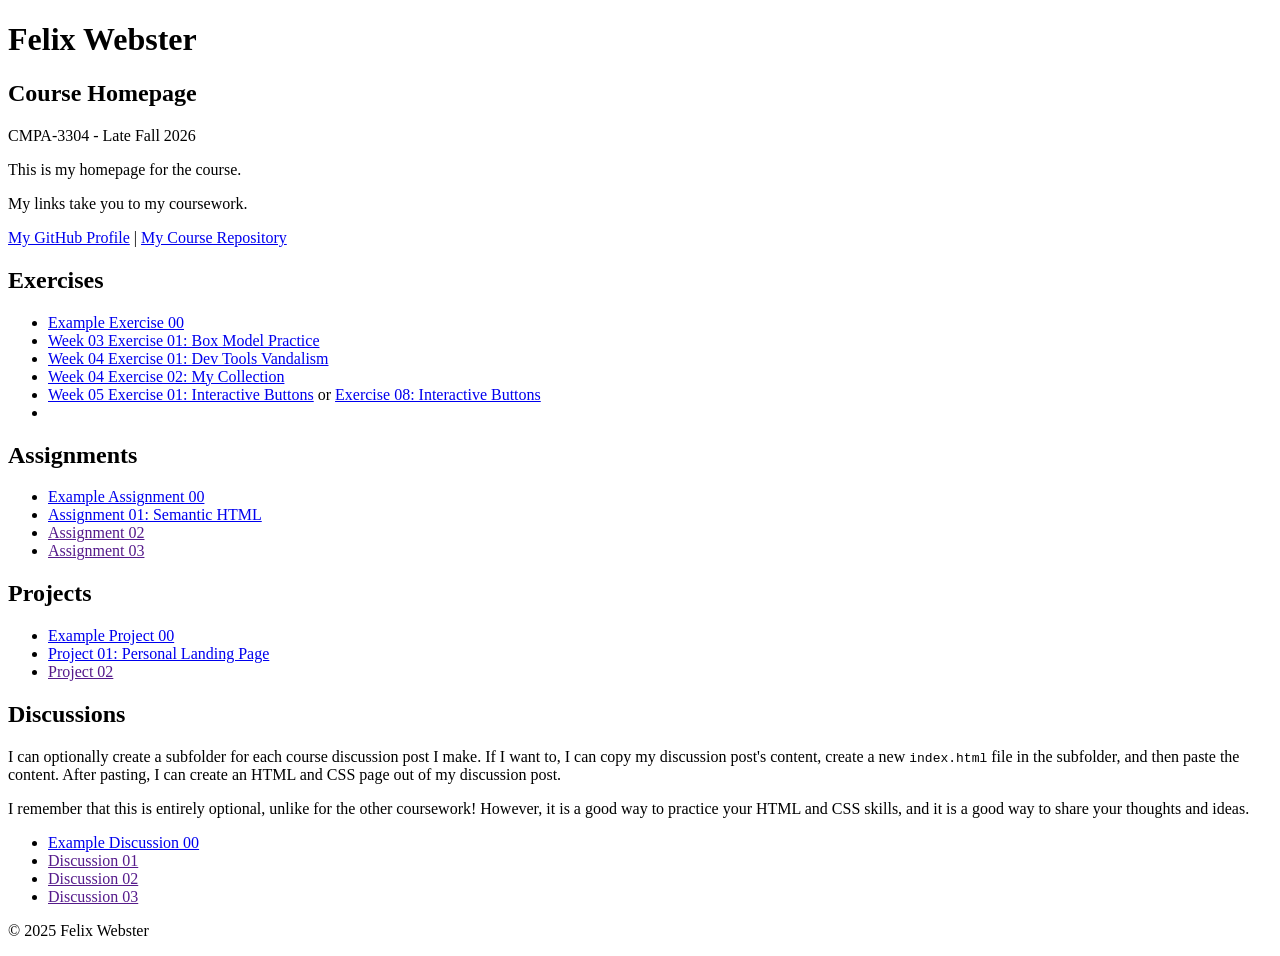
<file: index.html>
<!DOCTYPE html>

<!--

INSTRUCTIONS: HOW TO CHANGE THIS PAGE:

1. Change "Student Name" in the title above to your real name.

2. Change "Your Name" in the big heading below to your real name.

3. Change "your-username" to your real GitHub username in both links.

4. Change "your-repo-name" to the name of this repository.

5. Change "Course Name" to the name of your class.

6. Change "Semester Year" to match when you are taking this class.

7. Add links to your work:
    - Find the words that say "Exercise 01", "Assignment 01", etc.
    - Between the quote marks in href="", put the relative link to your work in the subfolder. You can simply link to the subfolder name. Take a look at the example folders and links to see how to do this.
    - For work not yet started/completed, you can leave the href="" blank until you are ready.
    - Change the words "Exercise 01" to match the name of the exercise. Do the same for assignments and projects. If you add your discussion posts, do the same for them.
    - Do this for each piece of work you finish.

8. You can add more links by copying a whole line like this:
    <li><a href="">New Work Name</a></li>
    Then paste it below the last one in that section.

9. Save your changes and push to GitHub when you are done. Remember you can use GitHub Desktop to help you with this.

Remember: During the course, if you want, you can style your homepage to introduce your own style and aesthetics. To start, keep this page simple and plain. This is just a template to get you started. Embrace the handcrafted approach to web design and development: change things to make them your own.

Remember: You must have a GitHub account, a new GitHub repository for this course, and this file (index.html) in that repository. 

Remember: You must create subfolders for each piece of coursework as the semester progresses.

-->

<html lang="en">
    <head>
        <meta charset="UTF-8" />
        <title>Course Homepage template</title>
        <meta charset="UTF-8" />
        <meta name="viewport" content="width=device-width, initial-scale=1.0" />
        <title>Felix Webster - Course Homepage</title>
    </head>

    <body>
        <header>
            <h1>Felix Webster</h1>
            <h2>Course Homepage</h2>
            <p>CMPA-3304 - Late Fall 2026</p>
            <p>This is my homepage for the course.</p>
            <p>My links take you to my coursework.</p>
            <nav>
                <a href="https://github.com/Felix5506">My GitHub Profile</a>
                |
                <a href="https://github.com/Felix5506/Course-Repository">
                    My Course Repository
                </a>
            </nav>
        </header>

        <main>
            <section>
                <h2>Exercises</h2>
                <ul>
                    <li>
                        <a href="example-exercise-00/">Example Exercise 00</a>
                    </li>
                    <li><a href="week-03-exercise-01/">Week 03 Exercise 01: Box Model Practice</a></li>
                    <li><a href="week-04-exercise-01/">Week 04 Exercise 01: Dev Tools Vandalism</a></li>
                    <li><a href="week-04-exercise-02/">Week 04 Exercise 02: My Collection</a>
                    <li><a href="week-05-exercise-01/">Week 05 Exercise 01: Interactive Buttons</a> or <a href="exercise-08/">Exercise 08: Interactive Buttons</a><li>
                </ul>
            </section>

            <section>
                <h2>Assignments</h2>
                <ul>
                    <li>
                        <a href="example-assignment-00/">
                            Example Assignment 00
                        </a>
                    </li>
                    <li><a href="assignment-01/">Assignment 01: Semantic HTML</a></li>
                    <li><a href="">Assignment 02</a></li>
                    <li><a href="">Assignment 03</a></li>
                </ul>
            </section>

            <section>
                <h2>Projects</h2>
                <ul>
                    <li>
                        <a href="example-project-00/">Example Project 00</a>
                    </li>
                    <li><a href="project-01/">Project 01: Personal Landing Page</a></li>
                    <li><a href="">Project 02</a></li>
                </ul>
            </section>

            <section>
                <h2>Discussions</h2>
                <p>
                    I can optionally create a subfolder for each course
                    discussion post I make. If I want to, I can copy my
                    discussion post's content, create a new
                    <code>index.html</code>
                    file in the subfolder, and then paste the content. After
                    pasting, I can create an HTML and CSS page out of my
                    discussion post.
                </p>
                <p>
                    I remember that this is entirely optional, unlike for the
                    other coursework! However, it is a good way to practice your
                    HTML and CSS skills, and it is a good way to share your
                    thoughts and ideas.
                </p>
                <ul>
                    <li>
                        <a href="example-discussion-00/">
                            Example Discussion 00
                        </a>
                    </li>
                    <li><a href="">Discussion 01</a></li>
                    <li><a href="">Discussion 02</a></li>
                    <li><a href="">Discussion 03</a></li>
                </ul>
            </section>
        </main>

        <footer>
            <p>&copy; 2025 Felix Webster</p>
        </footer>
    </body>
</html>
</file>
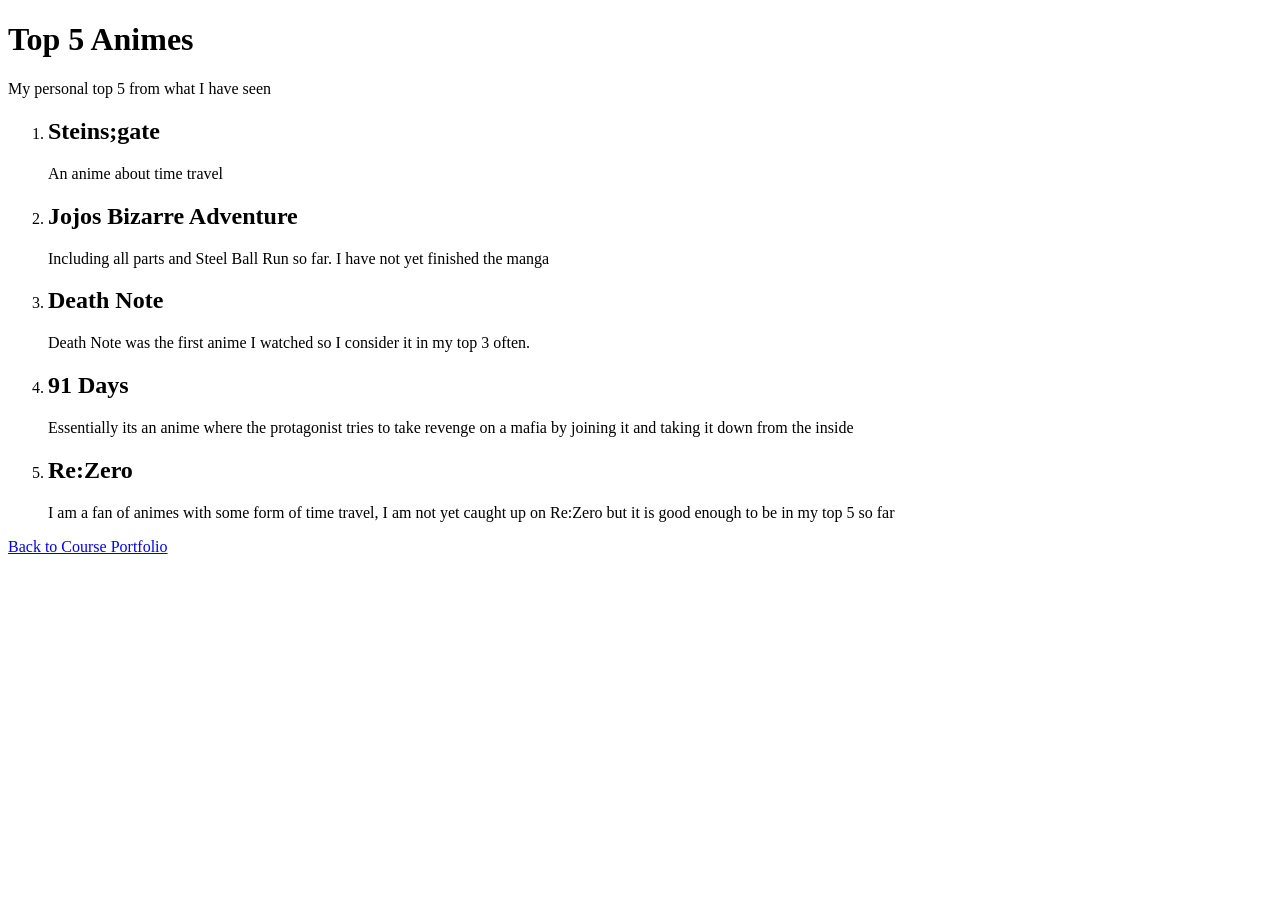
<file: assignment-01/index.html>
<!DOCTYPE html>
<html lang="en">
<head>
    <meta charset="UTF-8">
    <meta name="viewport" content="width=device-width, initial-scale=1.0">
    <title>Assignment 01: Structuring a Page with Semantic HTML</title>
</head>
<body>

    <header>
        <h1>Top 5 Animes</h1>
        <p>My personal top 5 from what I have seen</p>
    </header>

    <main>
        <ol>
            <li>
                <h2>Steins;gate</h2>
                <p>An anime about time travel</p>
            </li>
            <li>
                <h2>Jojos Bizarre Adventure</h2>
                <p>Including all parts and Steel Ball Run so far. I have not yet finished the manga</p>
            </li>
            <li>
                <h2>Death Note</h2>
                <p>Death Note was the first anime I watched so I consider it in my top 3 often.</p>
            </li>
            <li>
                <h2>91 Days</h2>
                <p>Essentially its an anime where the protagonist tries to take revenge on a mafia by joining it and taking it down from the inside</p>
            </li>
            <li>
                <h2>Re:Zero</h2>
                <p>I am a fan of animes with some form of time travel, I am not yet caught up on Re:Zero but it is good enough to be in my top 5 so far  </p>
            </li>
        </ol>
    </main>

    <footer>
        <p><a href="../index.html">Back to Course Portfolio</a></p>
    </footer>

</body>
</html>
</file>
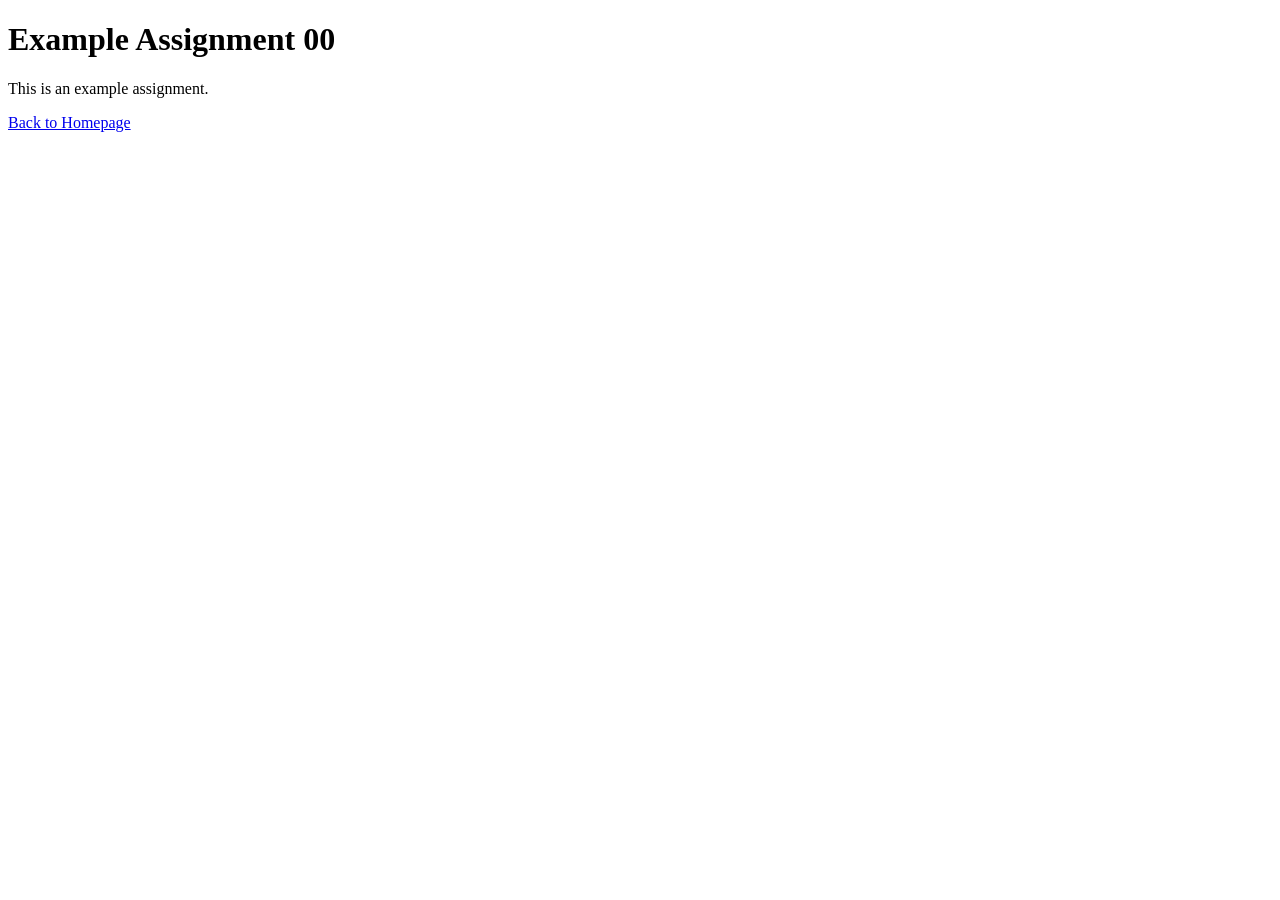
<file: example-assignment-00/index.html>
<!DOCTYPE html>
<html lang="en">
    <head>
        <meta charset="UTF-8" />
        <meta name="viewport" content="width=device-width, initial-scale=1.0" />
        <title>Example Assignment 00</title>
    </head>
    <body>
        <h1>Example Assignment 00</h1>
        <p>This is an example assignment.</p>
        <a href="../index.html">Back to Homepage</a>
    </body>
</html>
</file>
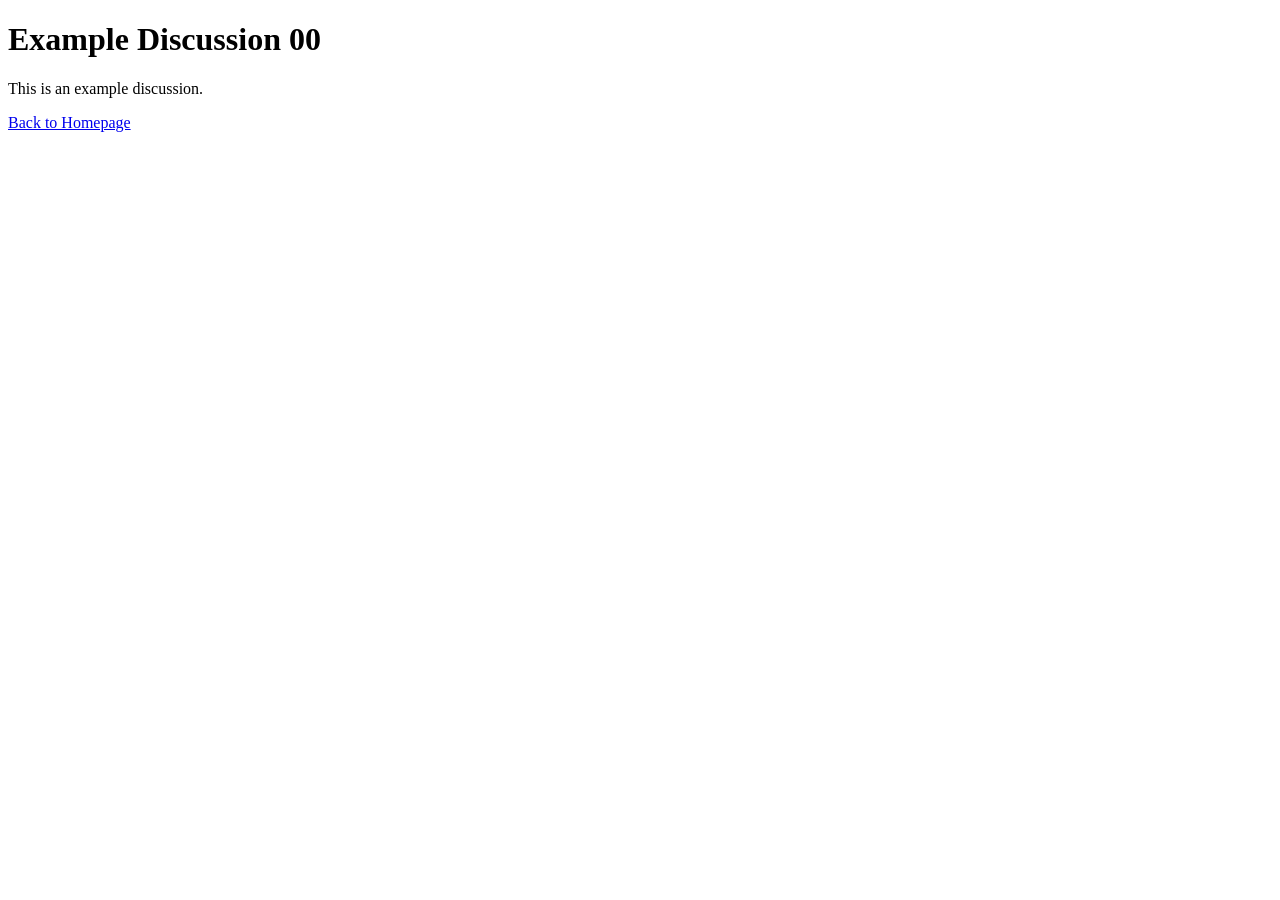
<file: example-discussion-00/index.html>
<!DOCTYPE html>
<html lang="en">
    <head>
        <meta charset="UTF-8" />
        <meta name="viewport" content="width=device-width, initial-scale=1.0" />
        <title>Example Discussion 00</title>
    </head>
    <body>
        <h1>Example Discussion 00</h1>
        <p>This is an example discussion.</p>
        <a href="../index.html">Back to Homepage</a>
    </body>
</html>
</file>
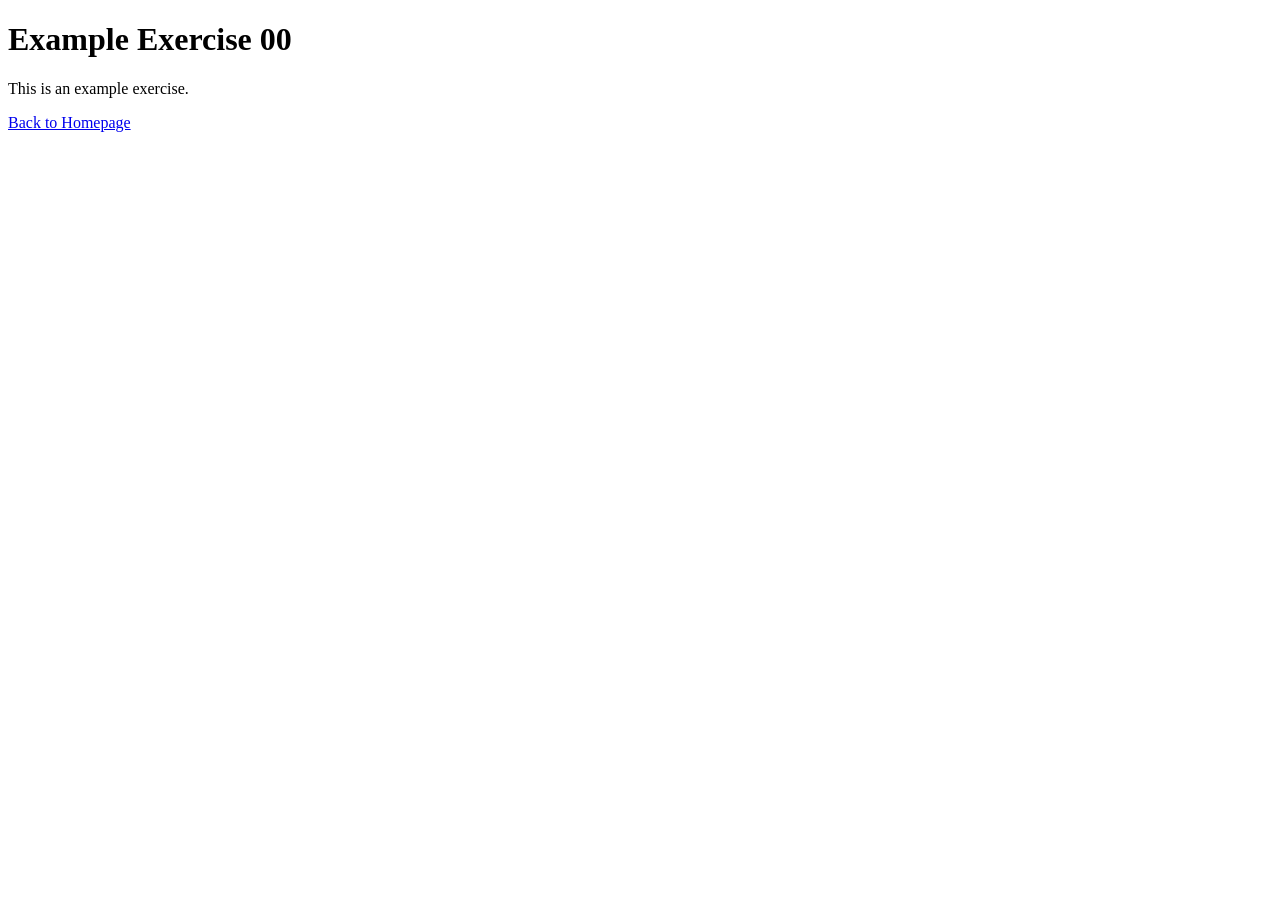
<file: example-exercise-00/index.html>
<!DOCTYPE html>
<html lang="en">
    <head>
        <meta charset="UTF-8" />
        <meta name="viewport" content="width=device-width, initial-scale=1.0" />
        <title>Example Exercise 00</title>
    </head>
    <body>
        <h1>Example Exercise 00</h1>
        <p>This is an example exercise.</p>
        <a href="../index.html">Back to Homepage</a>
    </body>
</html>
</file>
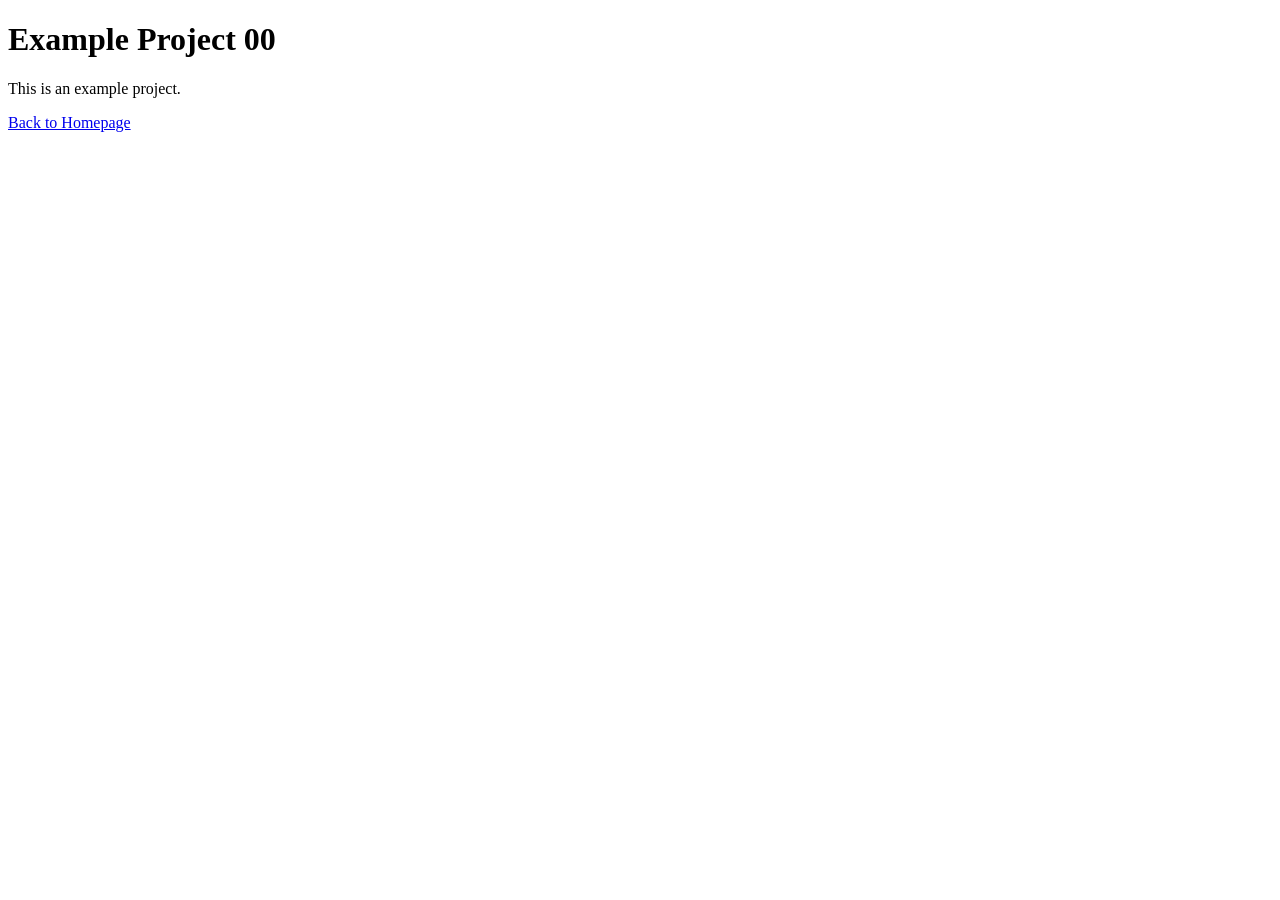
<file: example-project-00/index.html>
<!DOCTYPE html>
<html lang="en">
    <head>
        <meta charset="UTF-8" />
        <meta name="viewport" content="width=device-width, initial-scale=1.0" />
        <title>Example Project 00</title>
    </head>
    <body>
        <h1>Example Project 00</h1>
        <p>This is an example project.</p>
        <a href="../index.html">Back to Homepage</a>
    </body>
</html>
</file>
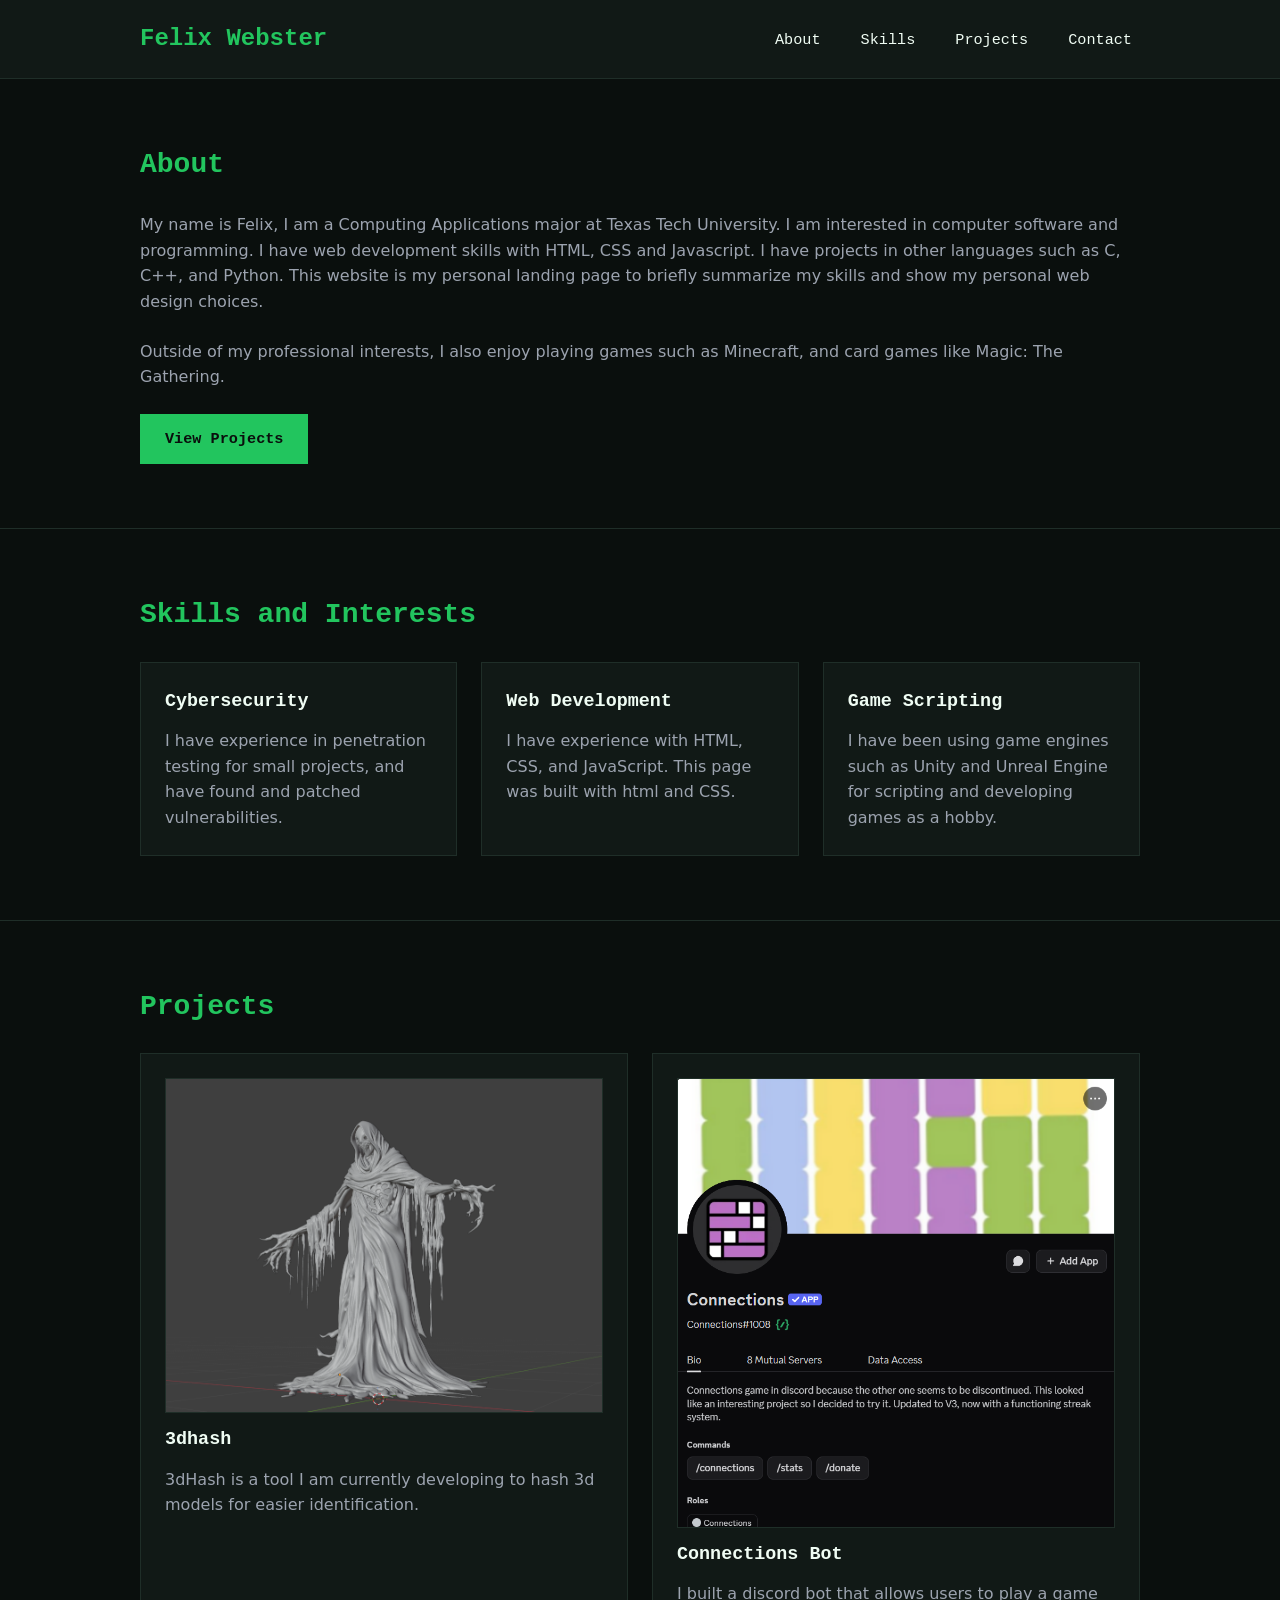
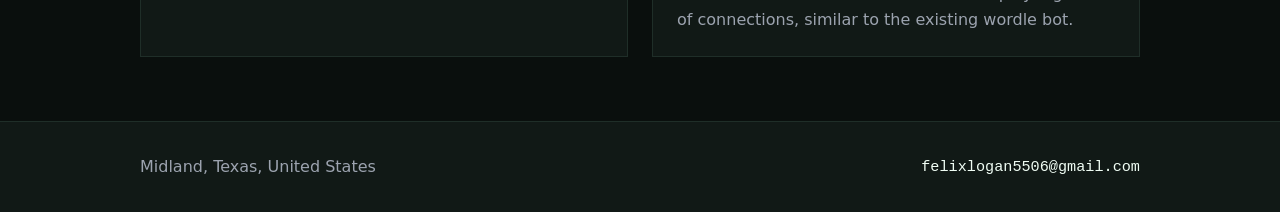
<file: project-01/index.html>
<!DOCTYPE html>
<html lang="en">

<head>
    <meta charset="UTF-8">
    <meta name="viewport" content="width=device-width, initial-scale=1.0">
    <title>Felix Webster | Personal Landing Page</title>
    <link rel="stylesheet" href="./style.css">
</head>

<body>
    <header class="site-header">
        <div class="header-container">
            <h1>Felix Webster</h1>
            <nav>
                <ul class="nav-list">
                    <li><a href="#about" class="nav-link">About</a></li>
                    <li><a href="#skills" class="nav-link">Skills</a></li>
                    <li><a href="#projects" class="nav-link">Projects</a></li>
                    <li><a href="#contact" class="nav-link">Contact</a></li>
                </ul>
            </nav>
        </div>
    </header>

    <main>
        <section id="about" class="section">
            <div class="section-container">
                <h2>About</h2>
                <p>
                    My name is Felix, I am a Computing Applications major at Texas Tech University. I am interested in computer software and programming.
                    I have web development skills with HTML, CSS and Javascript. I have projects in other languages such as C, C++, and Python.
                    This website is my personal landing page to briefly summarize my skills and show my personal web design choices.
                </p>
                <p>
                    Outside of my professional interests, I also enjoy playing games such as Minecraft, and card games like Magic: The Gathering. 
                </p>
                <a href="#projects" class="btn">View Projects</a>
            </div>
        </section>

        <section id="skills" class="section">
            <div class="section-container">
                <h2>Skills and Interests</h2>
                <div class="card-row">
                    <div class="card">
                        <h3>Cybersecurity</h3>
                        <p>I have experience in penetration testing for small projects, and have found and patched vulnerabilities.</p>
                    </div>
                    <div class="card">
                        <h3>Web Development</h3>
                        <p>I have experience with HTML, CSS, and JavaScript. This page was built with html and CSS.</p>
                    </div>
                    <div class="card">
                        <h3>Game Scripting</h3>
                        <p>I have been using game engines such as Unity and Unreal Engine for scripting and developing games as a hobby.</p>
                    </div>
                </div>
            </div>
        </section>

        <section id="projects" class="section">
            <div class="section-container">
                <h2>Projects</h2>
                <div class="card-row">
                    <div class="card project-card">
                        <img src="./3dhash.png" alt="3dhash STL geometric signature tool preview">
                        <h3>3dhash</h3>
                        <p>3dHash is a tool I am currently developing to hash 3d models for easier identification.</p>
                    </div>
                    <div class="card project-card">
                        <img src="./connections-bot.png" alt="Daily Connections recap Discord bot preview">
                        <h3>Connections  Bot</h3>
                        <p>I built a discord bot that allows users to play a game of connections, similar to the existing wordle bot.</p>
                    </div>
                </div>
            </div>
        </section>
    </main>

    <footer id="contact" class="site-footer">
        <div class="footer-container">
            <p>Midland, Texas, United States</p>
            <a href="mailto:felixlogan5506@gmail.com" class="footer-link">felixlogan5506@gmail.com</a>
        </div>
    </footer>
</file>
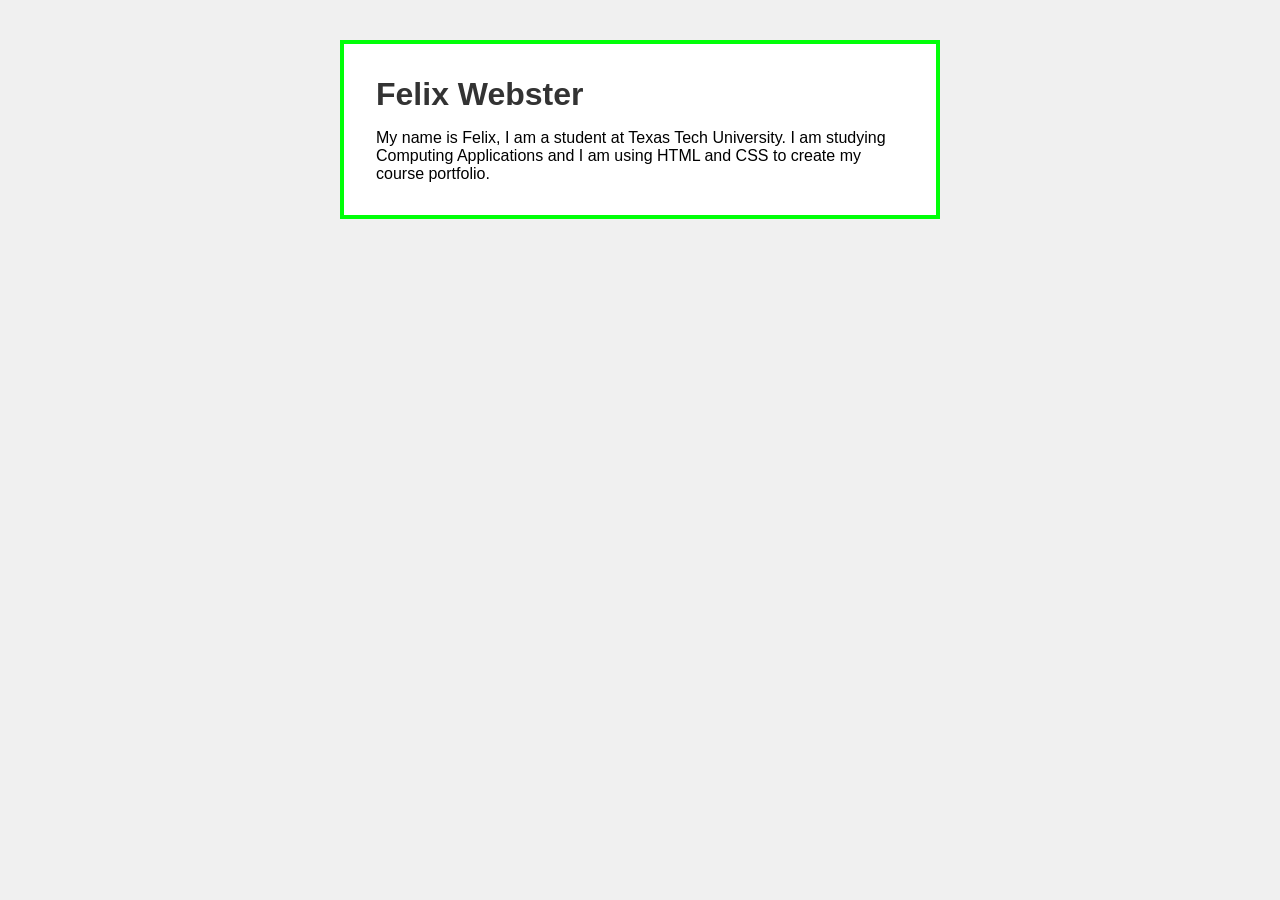
<file: week-03-exercise-01/index.html>
<!DOCTYPE html>
<html lang="en">
<head>
  <meta charset="UTF-8">
  <meta name="viewport" content="width=device-width, initial-scale=1.0">
  <title>Felix Webster</title>
  <link rel="stylesheet" href="style.css">
</head>
<body>

  <div class="card">
    <h1>Felix Webster</h1>
    <p>
      My name is Felix, I am a student at Texas Tech University. I am studying Computing Applications and I am using HTML and CSS to create my course portfolio.
    </p>
  </div>

</body>
</html>
</file>
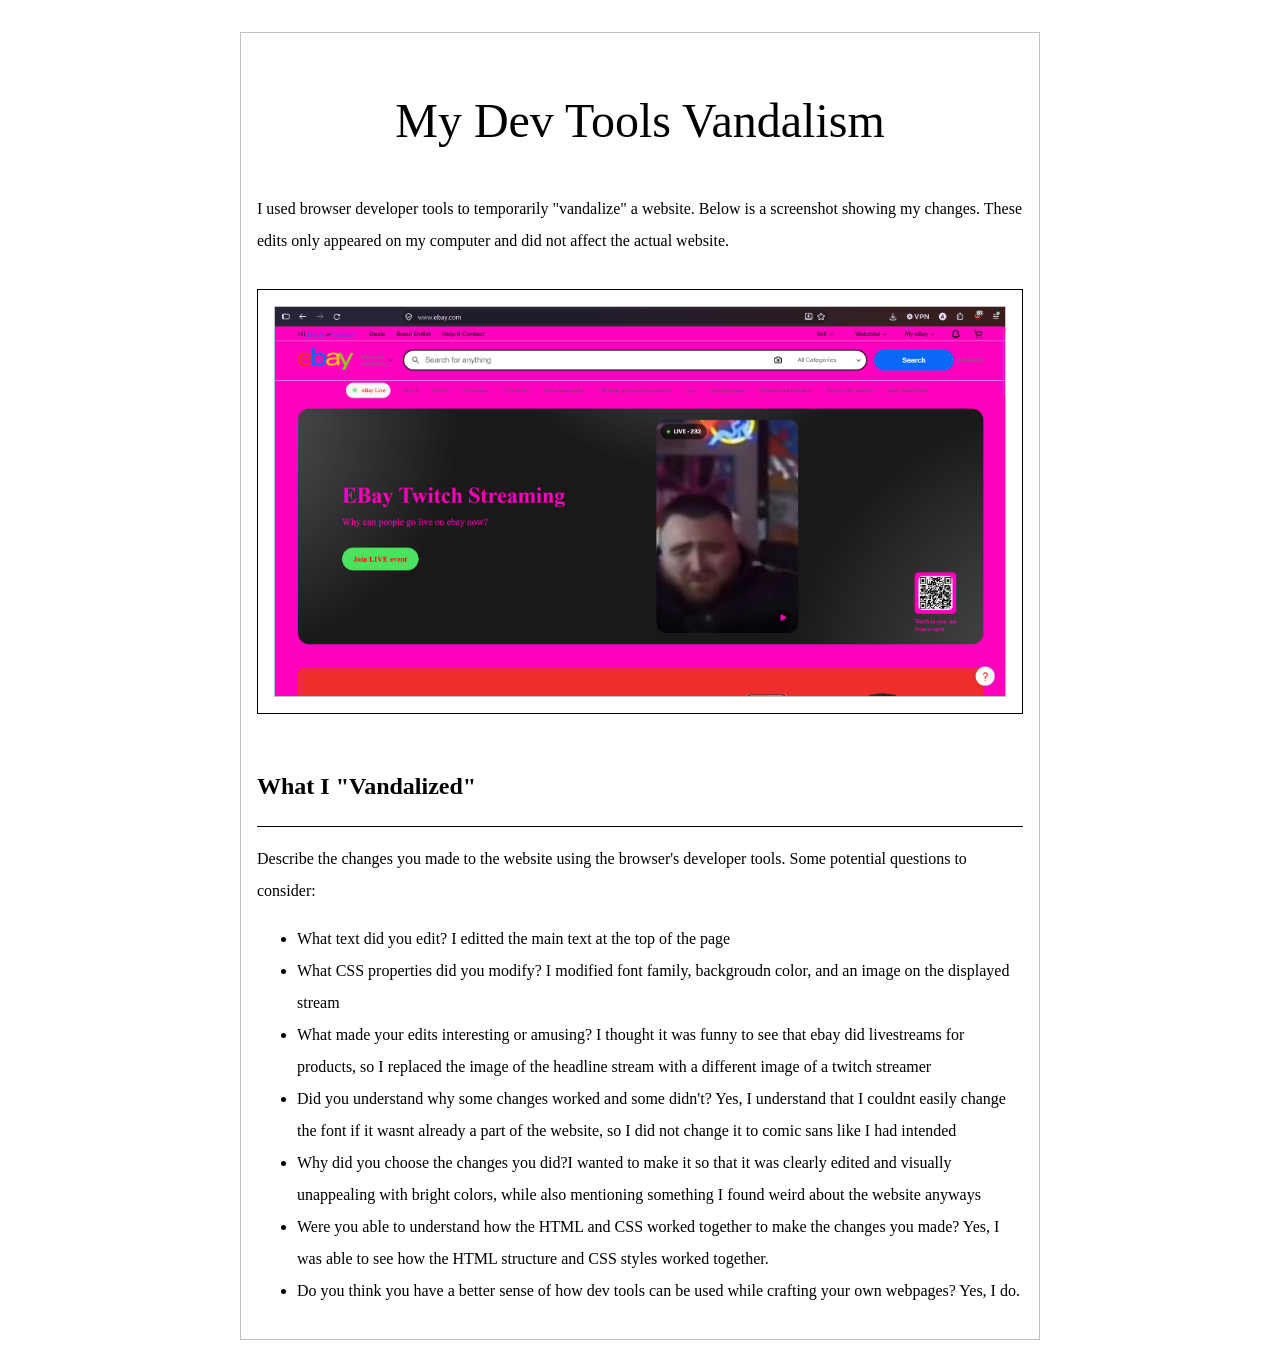
<file: week-04-exercise-01/index.html>
<!DOCTYPE html>
<html lang="en">

<head>
    <meta charset="UTF-8" />
    <meta name="viewport" content="width=device-width, initial-scale=1.0" />
    <title>Week 04 Exercise 01 - My Dev Tools Vandalism</title>
    <link rel="stylesheet" href="./style.css" />
</head>

<body>
    <main>
        <h1>My Dev Tools Vandalism</h1>
        <p>
            I used browser developer tools to temporarily "vandalize" a
            website. Below is a screenshot showing my changes. These edits
            only appeared on my computer and did not affect the actual
            website.
        </p>
        <div class="screenshot-container">
            <!-- 
                IMPORTANT: Update the src attribute below to match your screenshot filename.
                Example: If your screenshot is named "apple-dot-com-but-with-papyrus-font.png", change the line to:
                src="./apple-dot-com-but-with-papyrus-font.png"
            -->
            <img src="devtools-vandalism-screenshot.png" alt="Screenshot of the webpage I vandalized" />
        </div>
        <h2>What I "Vandalized"</h2>
        <p>
            Describe the changes you made to the website using the browser's developer tools. Some potential questions
            to consider:
        <ul>
            <li>What text did you edit? I editted the main text at the top of the page</li>
            <li>What CSS properties did you modify? I modified font family, backgroudn color, and an image on the displayed stream</li>
            <li>What made your edits interesting or amusing? I thought it was funny to see that ebay did livestreams for products, so I replaced the image of the headline stream with a different image of a twitch streamer</li>
            <li>Did you understand why some changes worked and some didn't? Yes, I understand that I couldnt easily change the font if it wasnt already a part of the website, so I did not change it to comic sans like I had intended</li>
            <li>Why did you choose the changes you did?I wanted to make it so that it was clearly edited and visually unappealing with bright colors, while also mentioning something I found weird about the website anyways </li>
            <li>Were you able to understand how the HTML and CSS worked together to make the changes you made? Yes, I was able to see how the HTML structure and CSS styles worked together.</li>
            <li>Do you think you have a better sense of how dev tools can be used while crafting your own webpages? Yes, I do.</li>
        </ul>
        </p>
    </main>
</body>

</html>
</file>
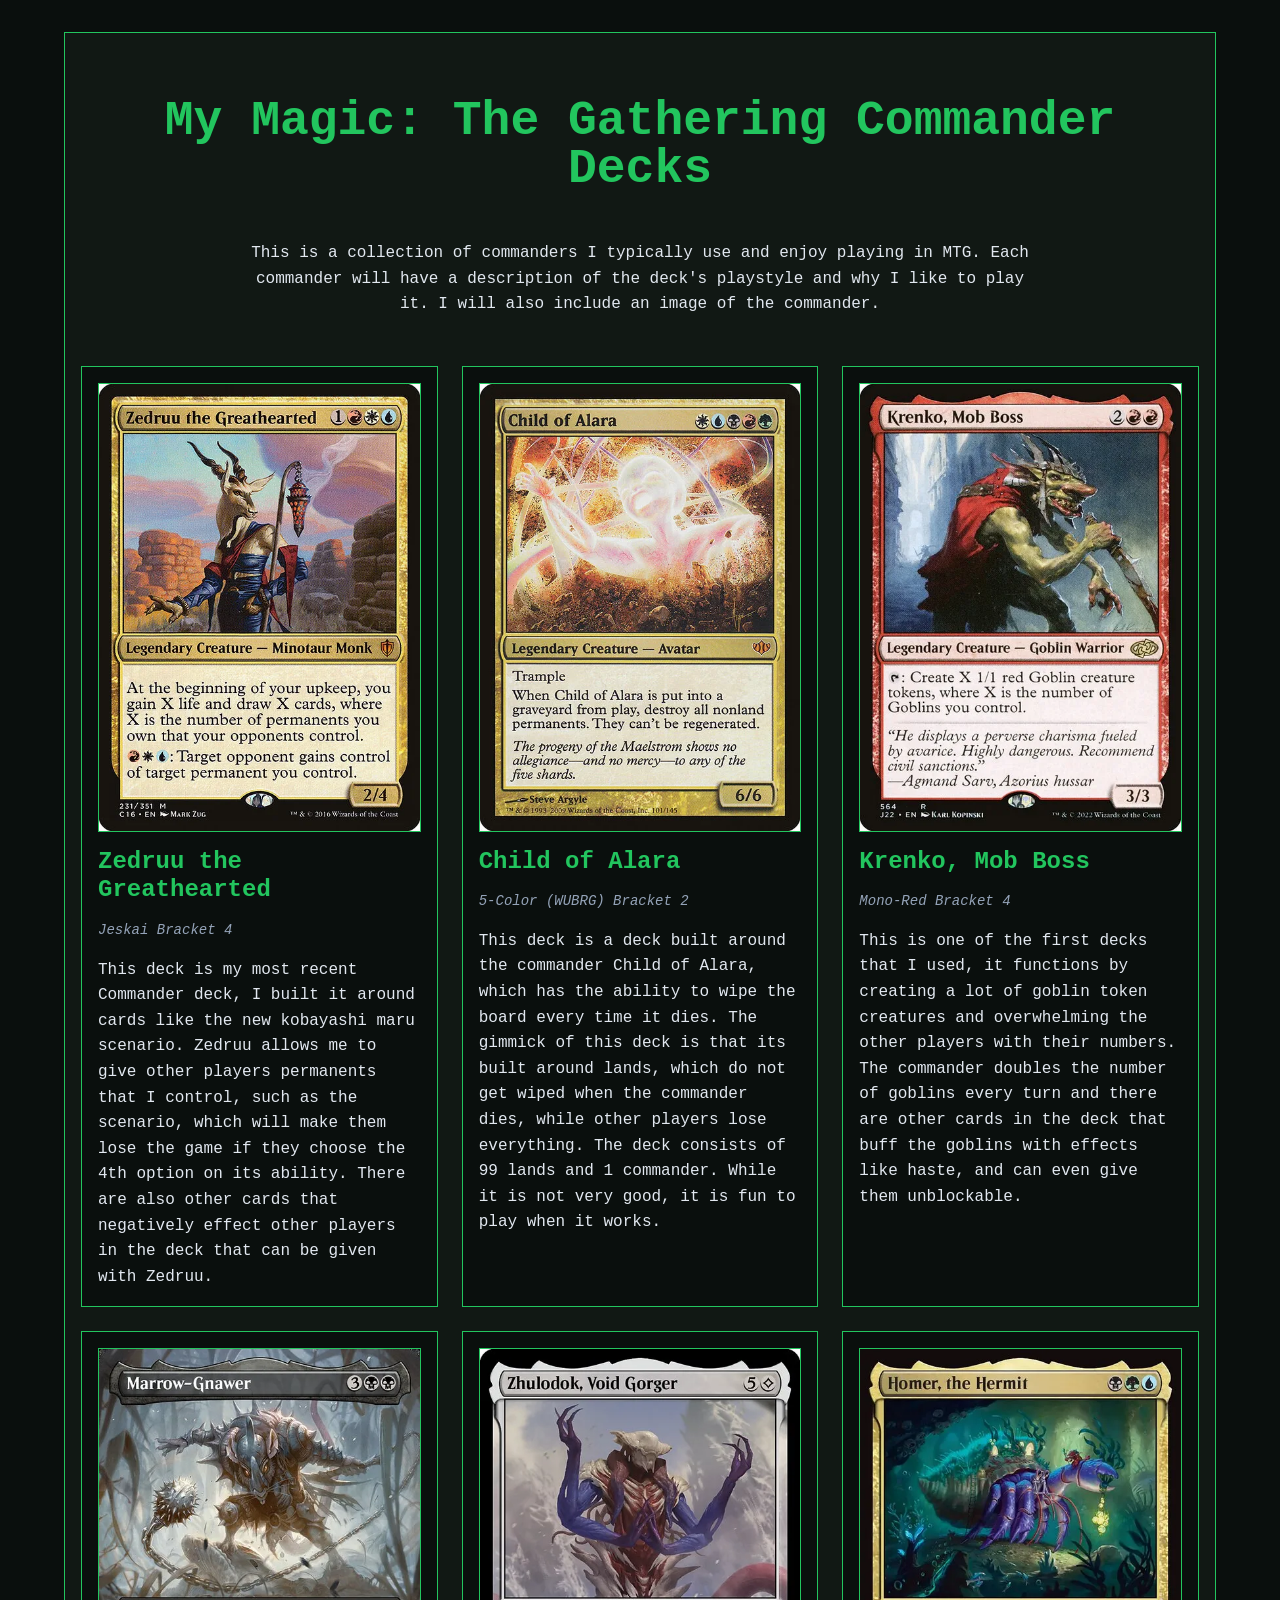
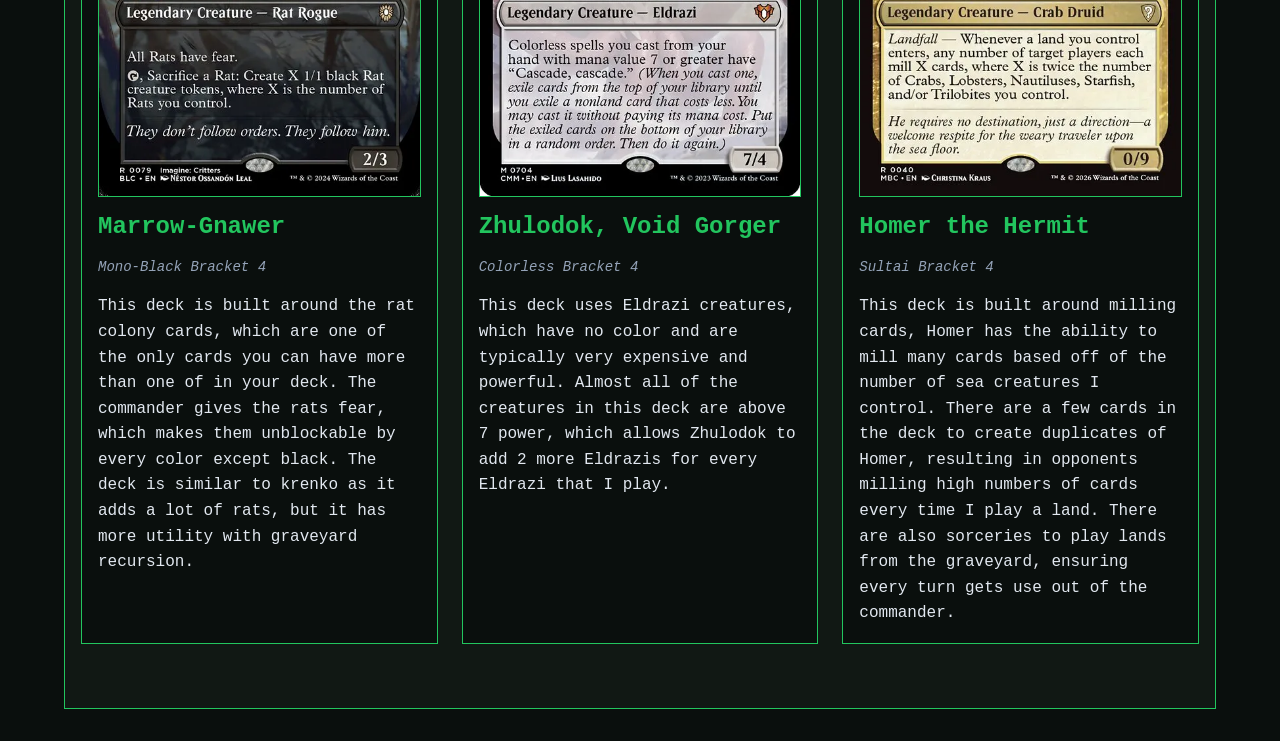
<file: week-04-exercise-02/index.html>
<!DOCTYPE html>
<html lang="en">

<head>
    <meta charset="UTF-8" />
    <meta name="viewport" content="width=device-width, initial-scale=1.0" />
    <title>Week 04 Exercise 02 - My Collection</title>
    <link rel="stylesheet" href="./style.css" />
</head>

<body>
    <main>
        <h1>My Magic: The Gathering Commander Decks</h1>
        <!-- 
            SAMPLE OVERVIEW TEXT
            Replace this entire paragraph with your own description.
            How do you think about your collection? Write that out here.
            P.S. Please use your own words. Be yourself.
        -->
        <p>
            This is a collection of commanders I typically use and enjoy playing in MTG. Each commander will have a description
            of the deck's playstyle and why I like to play it. I will also include an image of the commander.
        </p>

        <div class="collection-grid">

            <!-- 
                SAMPLE CARD 1
                Replace this entire card with your own item.
                Keep the same structure: image, title, details, description.
            -->
            <div class="collection-card">
                <img src="./Zedruu.png" alt="Zedruu the Greathearted Commander Deck" />
                <h2>Zedruu the Greathearted</h2>
                <p class="details">Jeskai Bracket 4</p>
                <p class="description">
                    This deck is my most recent Commander deck, I built it around cards like the new kobayashi maru scenario.
                    Zedruu allows me to give other players permanents that I control, such as the scenario, which will make them lose the game
                    if they choose the 4th option on its ability. There are also other cards that negatively effect other players in the deck
                    that can be given with Zedruu.
                </p>
            </div>

            <!-- 
                SAMPLE CARD 2
                Replace this entire card with your own item.
                Notice the structure is identical to Sample Card 1.
            -->
            <div class="collection-card">
                <img src="./ChildOfAlara.png" alt="Child of Alara Commander Deck" />
                <h2>Child of Alara</h2>
                <p class="details">5-Color (WUBRG) Bracket 2</p>
                <p class="description">
                    This deck is a deck built around the commander Child of Alara, which has the ability to wipe the board every time it dies. 
                    The gimmick of this deck is that its built around lands, which do not get wiped when the commander dies, while other players lose 
                    everything. The deck consists of 99 lands and 1 commander. While it is not very good, it is fun to play when it works.
                </p>
            </div>

            <!-- 
                PLACEHOLDER CARD 3
                Complete this card by adding your image, title, details, and description.
            -->
            <div class="collection-card">
                <img src="./Krenko.png" alt="Krenko, Mob Boss Commander Deck" />
                <h2>Krenko, Mob Boss</h2>
                <p class="details">Mono-Red Bracket 4 </p>
                <p class="description">
                    This is one of the first decks that I used, it functions by creating a lot of goblin token creatures
                    and overwhelming the other players with their numbers. The commander doubles the number of goblins every
                    turn and there are other cards in the deck that buff the goblins with effects like haste, and can even give them 
                    unblockable.
                </p>
            </div>

            <!-- 
                PLACEHOLDER CARD 4
                Complete this card by adding your image, title, details, and description.
            -->
            <div class="collection-card">
                <img src="./Marrow-Gnawer.png" alt="Marrow-Gnawer Commander Deck" />
                <h2>Marrow-Gnawer</h2>
                <p class="details">Mono-Black Bracket 4</p>
                <p class="description">
                    This deck is built around the rat colony cards, which are one of the only cards you can have more than 
                    one of in your deck. The commander gives the rats fear, which makes them unblockable by every color except
                    black. The deck is similar to krenko as it adds a lot of rats, but it has more utility with graveyard recursion.
                </p>
            </div>

            <!-- 
                PLACEHOLDER CARD 5
                Complete this card by adding your image, title, details, and description.
            -->
            <div class="collection-card">
                <img src="./Zhulodok.png" alt="Zhulodok, Void Gorger Commander Deck" />
                <h2>Zhulodok, Void Gorger</h2>
                <p class="details"> Colorless Bracket 4 </p>
                <p class="description">
                    This deck uses Eldrazi creatures, which have no color and are typically very expensive
                    and powerful. Almost all of the creatures in this deck are above 7 power, which allows Zhulodok
                    to add 2 more Eldrazis for every Eldrazi that I play. 
                </p>
            </div>

            <!-- 
                PLACEHOLDER CARD 6
                Complete this card by adding your image, title, details, and description.
            -->
            <div class="collection-card">
                <img src="./Homer.png" alt="Homer the Hermit Commander Deck" />
                <h2>Homer the Hermit</h2>
                <p class="details">Sultai Bracket 4 </p>
                <p class="description">
                    This deck is built around milling cards, Homer has the ability to mill many cards based off of the number
                    of sea creatures I control. There are a few cards in the deck to create duplicates of Homer, resulting in 
                    opponents milling high numbers of cards every time I play a land. There are also sorceries to play lands 
                    from the graveyard, ensuring every turn gets use out of the commander.
                </p>
            </div>
        </div>
    </main>
</body>

</html>
</file>
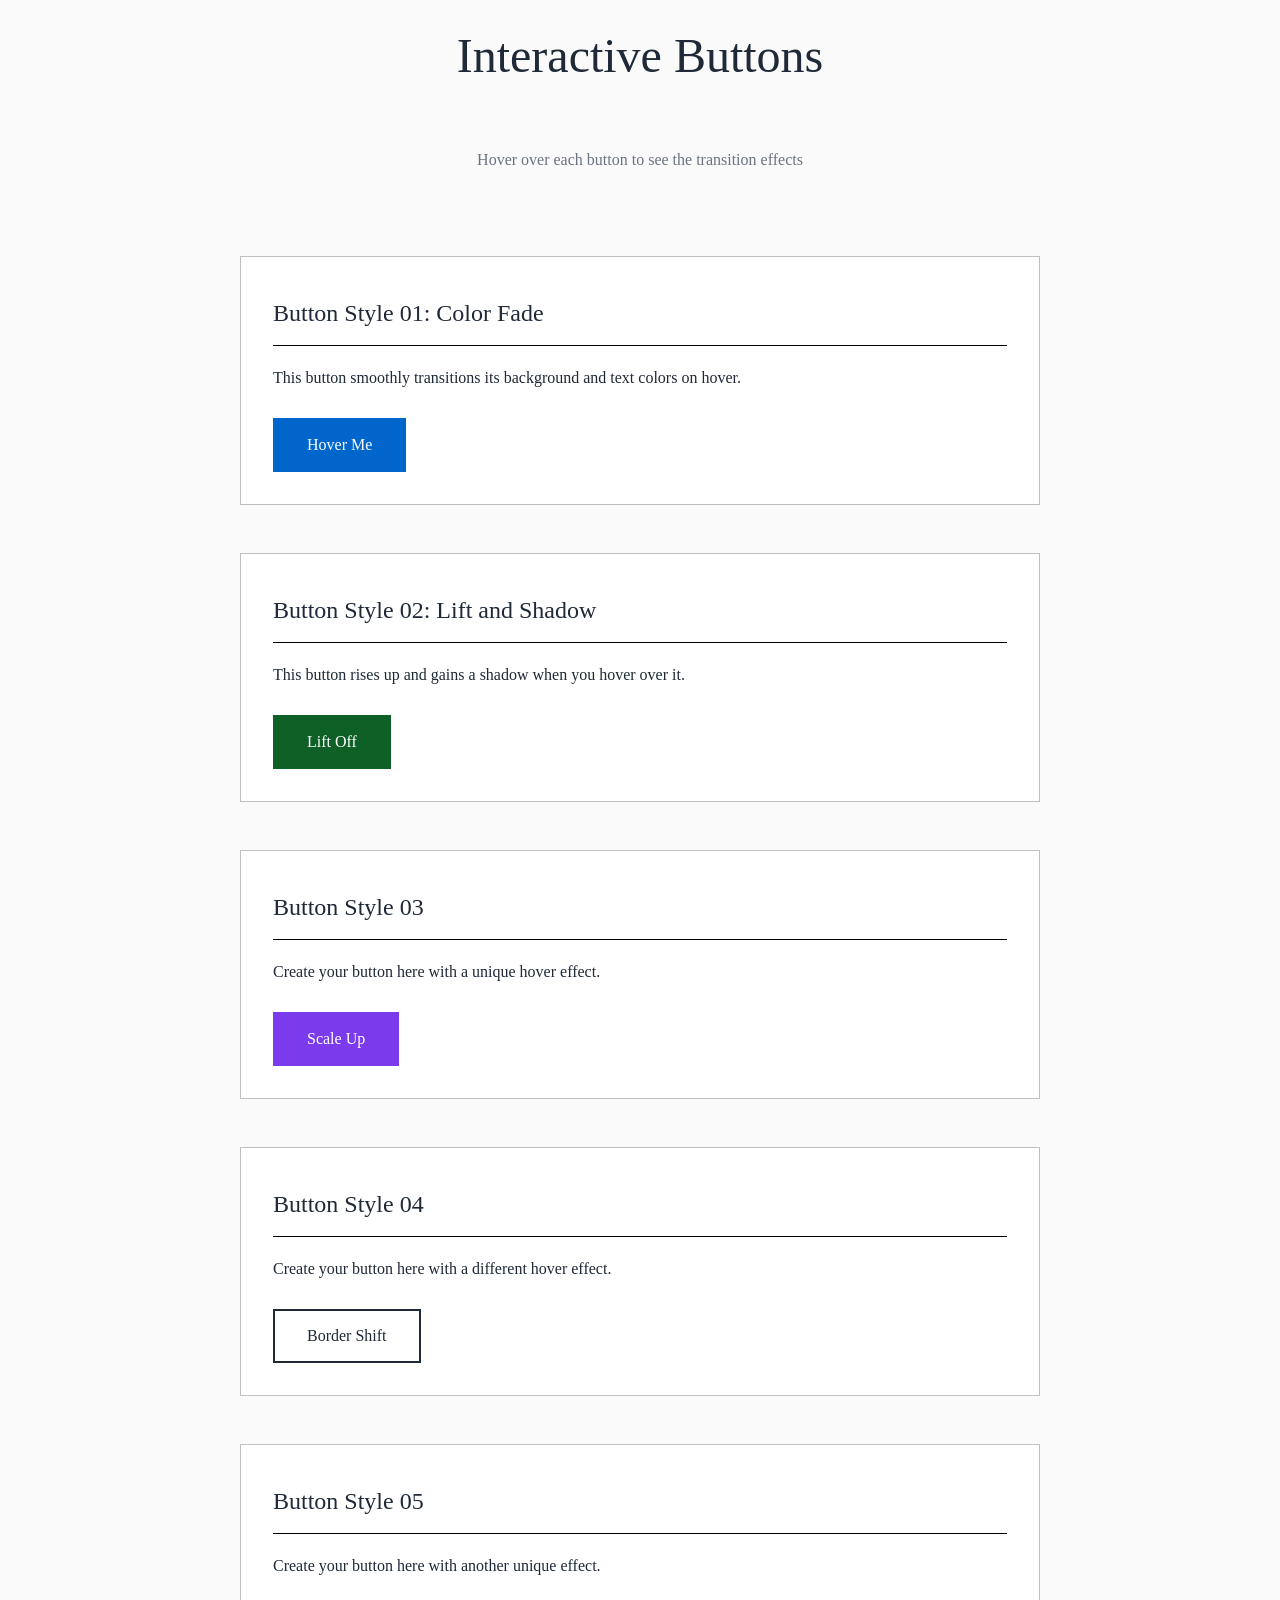
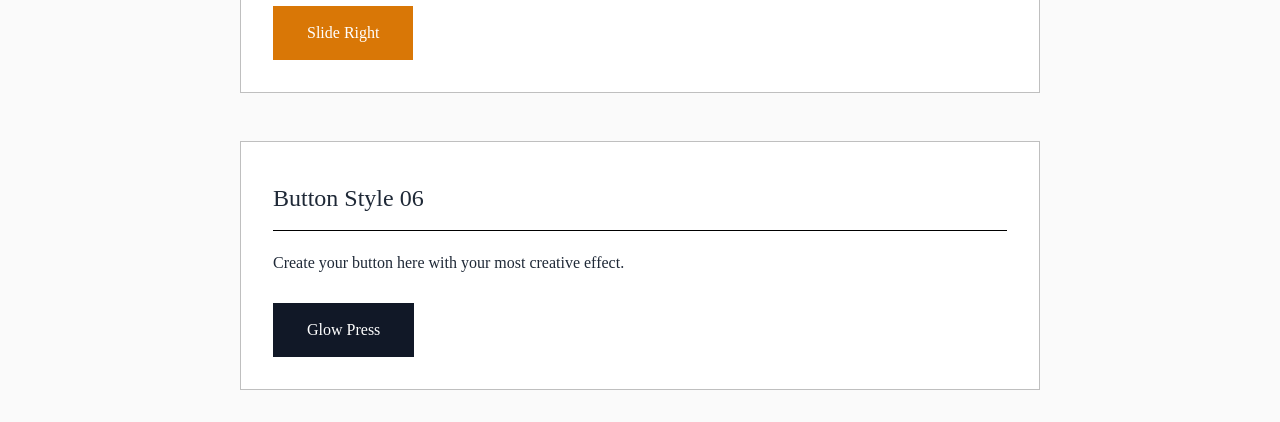
<file: week-05-exercise-01/index.html>
<!DOCTYPE html>
<html lang="en">

<head>
    <meta charset="UTF-8">
    <meta name="viewport" content="width=device-width, initial-scale=1.0">
    <title>Exercises Week 05 Exercise 01: Interactive Buttons</title>
    <link rel="stylesheet" href="./style.css">
</head>

<body>
    <div class="container">
        <h1>Interactive Buttons</h1>
        <p class="subtitle">Hover over each button to see the transition effects</p>

        <section class="button-section">
            <h2>Button Style 01: Color Fade</h2>
            <p>This button smoothly transitions its background and text colors on hover.</p>
            <button class="button-01">Hover Me</button>
        </section>


        <section class="button-section">
            <h2>Button Style 02: Lift and Shadow</h2>
            <p>This button rises up and gains a shadow when you hover over it.</p>
            <button class="button-02">Lift Off</button>
        </section>

        <section class="button-section">
            <h2>Button Style 03</h2>
            <p>Create your button here with a unique hover effect.</p>
            <button class="button-03">Scale Up</button>
        </section>

        <section class="button-section">
            <h2>Button Style 04</h2>
            <p>Create your button here with a different hover effect.</p>
            <button class="button-04">Border Shift</button>
        </section>

        <section class="button-section">
            <h2>Button Style 05</h2>
            <p>Create your button here with another unique effect.</p>
            <button class="button-05">Slide Right</button>
        </section>

        <section class="button-section">
            <h2>Button Style 06</h2>
            <p>Create your button here with your most creative effect.</p>
            <button class="button-06">Glow Press</button>
        </section>
    </div>
</body>

</html>
</file>
<file: project-01/style.css>
:root {
    --bg-primary: #0a0f0d;
    --bg-surface: #111916;
    --accent-color: #22c55e;
    --text-primary: #f0fdf4;
    --text-secondary: #9ca3af;
    --border-color: #1f2e28;
    --font-sans: system-ui, -apple-system, "Segoe UI", Roboto, Helvetica, Arial, sans-serif;
    --font-mono: "Cascadia Code", Consolas, "Courier New", monospace;
}

* {
    margin: 0;
    padding: 0;
    box-sizing: border-box;
}

body {
    background-color: var(--bg-primary);
    color: var(--text-primary);
    font-family: var(--font-sans);
    line-height: 1.6;
    display: flex;
    flex-direction: column;
    min-height: 100vh;
}

main {
    flex: 1;
}

.site-header {
    background-color: var(--bg-surface);
    border-bottom: 1px solid var(--border-color);
    padding: 1.25rem 1.5rem;
}

.header-container {
    max-width: 1000px;
    margin: 0 auto;
    display: flex;
    justify-content: space-between;
    align-items: center;
    gap: 1.5rem;
}

h1 {
    font-family: var(--font-mono);
    font-size: 1.5rem;
    font-weight: 700;
    color: var(--accent-color);
}

.nav-list {
    list-style: none;
    display: flex;
    gap: 1.5rem;
}

.nav-link {
    font-family: var(--font-mono);
    font-size: 0.95rem;
    color: var(--text-primary);
    text-decoration: none;
    padding: 0.25rem 0.5rem;
    transition: color 0.25s ease;
}

.nav-link:hover {
    color: var(--accent-color);
}

.section {
    padding: 4rem 1.5rem;
    border-bottom: 1px solid var(--border-color);
}

.section-container {
    max-width: 1000px;
    margin: 0 auto;
    display: flex;
    flex-direction: column;
    gap: 1.5rem;
}

h2 {
    font-family: var(--font-mono);
    font-size: 1.75rem;
    font-weight: 700;
    color: var(--accent-color);
}

h3 {
    font-family: var(--font-mono);
    font-size: 1.15rem;
    font-weight: 600;
    color: var(--text-primary);
}

p {
    color: var(--text-secondary);
    font-size: 1rem;
}

.btn {
    align-self: flex-start;
    font-family: var(--font-mono);
    font-size: 0.95rem;
    font-weight: 600;
    color: var(--bg-primary);
    background-color: var(--accent-color);
    text-decoration: none;
    padding: 0.75rem 1.5rem;
    border: 1px solid var(--accent-color);
    transition: background-color 0.25s ease, color 0.25s ease;
}

.btn:hover {
    background-color: transparent;
    color: var(--accent-color);
}

.card-row {
    display: flex;
    gap: 1.5rem;
}

.card {
    flex: 1;
    background-color: var(--bg-surface);
    border: 1px solid var(--border-color);
    padding: 1.5rem;
    display: flex;
    flex-direction: column;
    gap: 0.75rem;
    transition: border-color 0.25s ease, transform 0.25s ease;
}

.card:hover {
    border-color: var(--accent-color);
    transform: translateY(-4px);
}

.project-card img {
    width: 100%;
    height: auto;
    border: 1px solid var(--border-color);
}

.site-footer {
    background-color: var(--bg-surface);
    padding: 2rem 1.5rem;
}

.footer-container {
    max-width: 1000px;
    margin: 0 auto;
    display: flex;
    justify-content: space-between;
    align-items: center;
    gap: 1rem;
}

.footer-link {
    font-family: var(--font-mono);
    font-size: 0.95rem;
    color: var(--text-primary);
    text-decoration: none;
    transition: color 0.25s ease;
}

.footer-link:hover {
    color: var(--accent-color);
}

@media (max-width: 768px) {
    .header-container {
        flex-direction: column;
        align-items: flex-start;
    }

    .nav-list {
        flex-wrap: wrap;
        gap: 1rem;
    }

    .card-row {
        flex-direction: column;
    }

    .footer-container {
        flex-direction: column;
        align-items: flex-start;
    }
}
</file>
<file: week-03-exercise-01/style.css>
* {
  box-sizing: border-box;
}

body {
  font-family: sans-serif;
  background-color: #f0f0f0;
  margin: 20px;
  padding: 20px;
}

.card {
  max-width: 600px;
  margin: 0 auto;
  padding: 32px;
  background-color: #ffffff;
  border: 4px solid rgb(0, 255, 8);
}

.card h1 {
  color: #333333;
  font-size: 32px;
  margin: 0 0 16px 0;
}

.card p {
  color: #000000;
  margin: 0;
}
</file>
<file: week-04-exercise-01/style.css>
* {
    box-sizing: border-box;
}

html,
body {
    min-height: 100vh;
    margin: 0;
}

body {
    font-family: "Times New Roman", serif;
    line-height: 2;
    display: flex;
    justify-content: center;
    align-items: flex-start;
    padding: 32px 0;
}

main {
    max-width: 800px;
    width: 90%;
    padding: 16px;
    border: 1px solid rgba(0, 0, 0, 0.25);
}

h1 {
    font-weight: normal;
    font-size: 48px;
    line-height: 1em;
    margin-top: 48px;
    margin-bottom: 48px;
    text-align: center;
}

h2 {
    font-size: 24px;
    margin-top: 48px;
    margin-bottom: 16px;
    border-bottom: 1px solid rgba(0, 0, 0, 1);
    padding-bottom: 16px;
}

p {
    margin-bottom: 16px;
}

.screenshot-container {
    margin: 32px 0;
    padding: 16px;
    border: 1px solid rgba(0, 0, 0, 1);
    text-align: center;
}

.screenshot-container img {
    max-width: 100%;
    height: auto;
    display: block;
    margin: 0 auto;
    border: 1px solid rgba(0, 0, 0, 0.25);
}
</file>
<file: week-04-exercise-02/style.css>
* {
    box-sizing: border-box;
}

html,
body {
    min-height: 100vh;
    margin: 0;
}

body {
    font-family: "Courier New", Courier, monospace;
    line-height: 1.6;
    background-color: #0a0f0d;
    color: #e2e8f0;
    display: flex;
    justify-content: center;
    align-items: flex-start;
    padding: 32px 0;
}

main {
    max-width: 1200px;
    width: 90%;
    padding: 16px;
    border: 1px solid #22c55e;
    background-color: #111814;
}

h1 {
    font-weight: bold;
    font-size: 48px;
    line-height: 1em;
    color: #22c55e;
    margin-top: 48px;
    margin-bottom: 48px;
    text-align: center;
}

main>p {
    margin-bottom: 32px;
    text-align: center;
    max-width: 800px;
    margin-left: auto;
    margin-right: auto;
}

.collection-grid {
    display: flex;
    flex-wrap: wrap;
    gap: 24px;
    margin: 48px 0;
}

.collection-card {
    flex: 1 1 300px;
    border: 1px solid #22c55e;
    background-color: #0a0f0d;
    padding: 16px;
}

.collection-card img {
    width: 100%;
    height: auto;
    display: block;
    border: 1px solid #22c55e;
    margin-bottom: 16px;
}

.collection-card h2 {
    font-size: 24px;
    font-weight: bold;
    color: #22c55e;
    margin-top: 0;
    margin-bottom: 8px;
    line-height: 1.2;
}

.collection-card .details {
    font-size: 14px;
    color: #94a3b8;
    margin-bottom: 16px;
    font-style: italic;
}

.collection-card .description {
    font-size: 16px;
    margin-bottom: 0;
    line-height: 1.6;
}

@media (width >= 480px) {
    .collection-card {
        flex-basis: 45%;
    }
}

@media (width >= 1024px) {
    .collection-card {
        flex-basis: 30%;
    }
}
</file>
<file: week-05-exercise-01/style.css>
* {
    margin: 0;
    padding: 0;
    box-sizing: border-box;
}

body {
    font-family: "Times New Roman", serif;
    line-height: 2;
    background-color: #fafafa;
    color: #1F2937;
    padding: 32px 16px;
}

.container {
    max-width: 800px;
    margin: 0 auto;
    display: flex;
    flex-direction: column;
    gap: 48px;
}

h1 {
    font-size: 48px;
    line-height: 1em;
    font-weight: normal;
    text-align: center;
    margin-bottom: 16px;
}

.subtitle {
    text-align: center;
    font-size: 16px;
    color: #6B7280;
    margin-bottom: 32px;
}

h2 {
    font-size: 24px;
    font-weight: normal;
    border-bottom: 1px solid rgba(0, 0, 0, 1);
    padding-bottom: 8px;
    margin-bottom: 16px;
}

.button-section {
    padding: 32px;
    background-color: #ffffff;
    border: 1px solid rgba(0, 0, 0, 0.25);
}

.button-section p {
    font-size: 16px;
    margin-bottom: 24px;
}

button {
    font-family: "Times New Roman", serif;
    font-size: 16px;
    cursor: pointer;
    border-radius: 0;
}

.button-01 {
    background-color: #0066CC;
    color: #ffffff;
    padding: 16px 32px;
    border: 2px solid #0066CC;
    transition: background-color 0.3s ease, color 0.3s ease, border-color 0.3s ease;
}

.button-01:hover {
    background-color: #ffffff;
    color: #0066CC;
    border-color: #0066CC;
}

.button-02 {
    background-color: #0e6027;
    color: #ffffff;
    padding: 16px 32px;
    border: 2px solid #0e6027;
    transition: transform 0.3s ease, box-shadow 0.3s ease;
}

.button-02:hover {
    transform: translateY(-4px);
    box-shadow: 0 8px 16px rgba(0, 0, 0, 0.2);
}

.button-03 {
    font-family: "Times New Roman", serif;
    background-color: #7c3aed;
    color: #ffffff;
    padding: 16px 32px;
    border: 2px solid #7c3aed;
    transition: transform 0.25s ease-in-out, background-color 0.25s ease-in-out;
}

.button-03:hover {
    transform: scale(1.08);
    background-color: #5b21b6;
}

.button-04 {
    font-family: "Times New Roman", serif;
    background-color: #ffffff;
    color: #1F2937;
    padding: 16px 32px;
    border: 2px solid #1F2937;
    transition: border-color 0.3s ease, border-radius 0.3s ease, color 0.3s ease;
}

.button-04:hover {
    border-color: #dc2626;
    border-radius: 12px;
    color: #dc2626;
}

.button-05 {
    font-family: "Times New Roman", serif;
    background-color: #d97706;
    color: #ffffff;
    padding: 16px 32px;
    border: 2px solid #d97706;
    transition: transform 0.2s linear, box-shadow 0.2s linear;
}

.button-05:hover {
    transform: translateX(8px);
    box-shadow: -6px 6px 0 #1F2937;
}

.button-06 {
    font-family: "Times New Roman", serif;
    background-color: #111827;
    color: #ffffff;
    padding: 16px 32px;
    border: 2px solid #111827;
    transition: background-color 0.4s ease-in-out, box-shadow 0.4s ease-in-out, transform 0.4s ease-in-out;
}

.button-06:hover {
    background-color: #0d9488;
    border-color: #0d9488;
    box-shadow: 0 0 20px rgba(13, 148, 136, 0.6);
    transform: translateY(-2px) scale(1.03);
}
</file>
